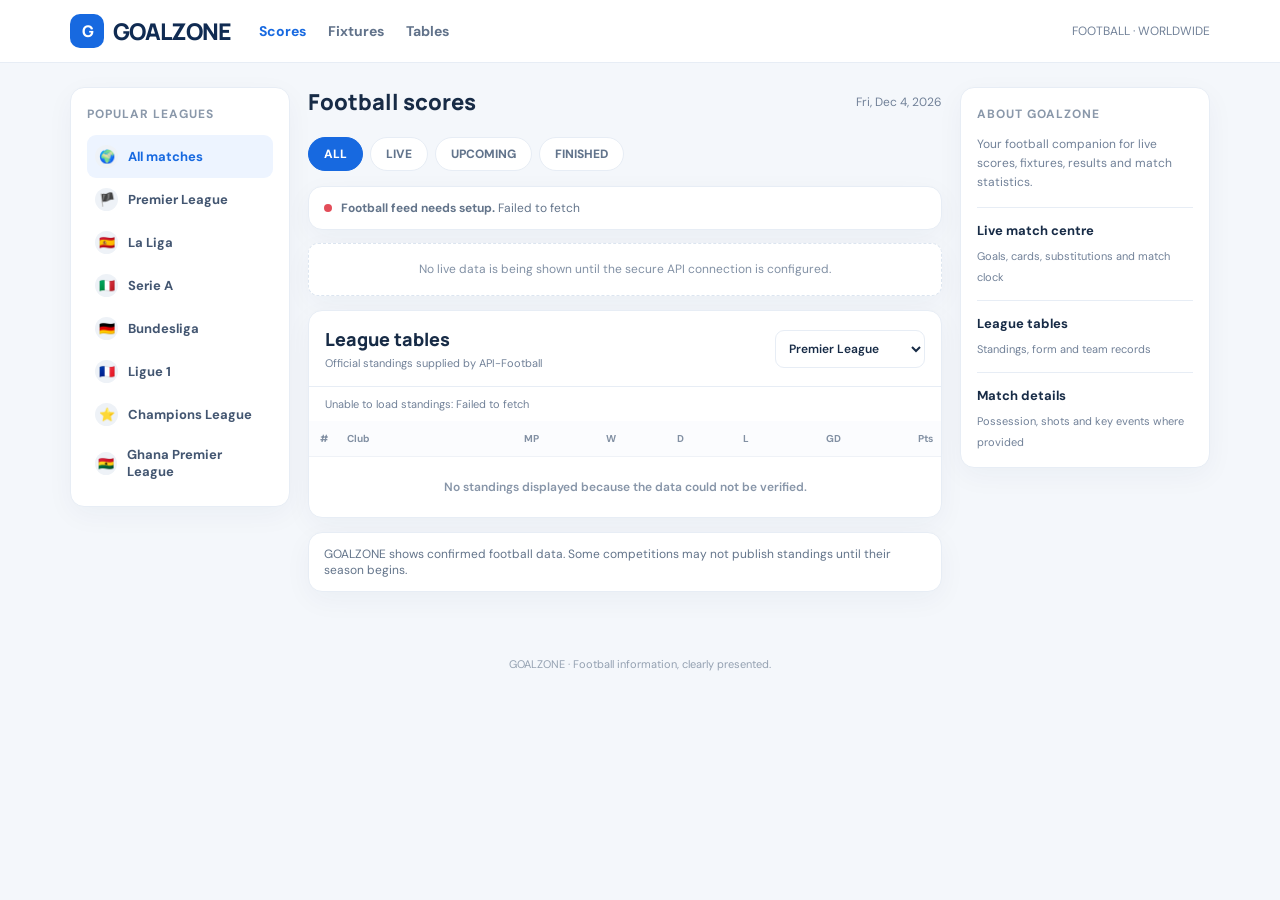
<file: goalzone/index.html>
<!doctype html>
<html lang="en">
<head>
<meta charset="utf-8"><meta name="viewport" content="width=device-width,initial-scale=1">
<meta name="theme-color" content="#ffffff">
<meta name="description" content="GOALZONE — football scores, fixtures, match events and league tables.">
<title>GOALZONE — Live Football Scores</title>
<link rel="preconnect" href="https://fonts.googleapis.com"><link rel="preconnect" href="https://fonts.gstatic.com" crossorigin>
<link href="https://fonts.googleapis.com/css2?family=DM+Sans:wght@400;500;600;700;800&family=Manrope:wght@600;700;800&display=swap" rel="stylesheet">
<style>
:root{--blue:#1769e0;--navy:#102b52;--ink:#172b46;--muted:#718198;--line:#e7edf5;--bg:#f4f7fb;--white:#fff;--green:#16a36a;--red:#e34d59;--shadow:0 8px 28px #16365d0b}
*{box-sizing:border-box}body{margin:0;background:var(--bg);color:var(--ink);font-family:'DM Sans',sans-serif}button,a{font:inherit}button{cursor:pointer}.top{background:#fff;border-bottom:1px solid var(--line);position:sticky;top:0;z-index:5}.topin{max-width:1180px;margin:auto;padding:14px 20px;display:flex;align-items:center;gap:28px}.logo{display:flex;align-items:center;gap:9px;text-decoration:none;color:var(--navy);font:800 23px Manrope,sans-serif;letter-spacing:-1px}.mark{background:var(--blue);color:white;width:34px;height:34px;border-radius:10px;display:grid;place-items:center;font-size:16px}.nav{display:flex;gap:22px;flex:1}.nav a{color:#61728a;text-decoration:none;font-size:14px;font-weight:700}.nav a.active,.nav a:hover{color:var(--blue)}.topright{font-size:12px;color:var(--muted)}.wrap{max-width:1180px;margin:24px auto;padding:0 20px;display:grid;grid-template-columns:220px minmax(0,1fr) 250px;gap:18px}.panel{background:white;border:1px solid var(--line);border-radius:14px;box-shadow:var(--shadow)}.side{padding:16px;height:max-content}.side h3,.right h3{font-size:12px;color:#8a98aa;letter-spacing:1px;margin:2px 0 13px}.competition{display:flex;align-items:center;gap:10px;padding:10px 8px;border-radius:9px;color:#435671;font-size:13px;font-weight:700;text-decoration:none}.competition:hover,.competition.selected{background:#edf4ff;color:var(--blue)}.flag{width:23px;height:23px;border-radius:50%;background:#eef2f7;display:grid;place-items:center;font-size:13px}.main{min-width:0}.headline{display:flex;align-items:center;justify-content:space-between;margin:0 0 15px}.headline h1{font:800 22px Manrope;margin:0}.date{color:var(--muted);font-size:12px}.tabs{display:flex;gap:7px;overflow:auto;padding:5px 0 15px}.tab{border:1px solid var(--line);background:white;color:#62748c;border-radius:20px;padding:8px 15px;font-size:12px;font-weight:800;white-space:nowrap}.tab.active{background:var(--blue);border-color:var(--blue);color:#fff}.status{padding:13px 15px;display:flex;align-items:center;gap:9px;color:#63748a;font-size:12px;margin-bottom:13px}.dot{width:8px;height:8px;border-radius:50%;background:#f2aa35}.matchgroup{margin-bottom:13px;overflow:hidden}.grouphead{padding:12px 15px;background:#fbfcfe;border-bottom:1px solid var(--line);font-size:12px;font-weight:800;color:#536781;display:flex;justify-content:space-between}.match{display:grid;grid-template-columns:55px minmax(0,1fr) 48px;gap:12px;align-items:center;padding:14px 15px;border-bottom:1px solid #eff2f7}.match:last-child{border:0}.time{text-align:center;font-size:11px;color:#7f8da1}.teams{display:grid;gap:8px}.team{display:flex;align-items:center;gap:9px;font-size:13px;font-weight:700}.crest{width:20px;height:20px;border-radius:50%;background:#edf2f8;display:grid;place-items:center;font-size:11px}.score{text-align:right;font:800 14px Manrope;line-height:1.8}.muted{color:#9aa6b5}.right{padding:16px;height:max-content}.empty{padding:16px;border:1px dashed #dce5f0;border-radius:10px;text-align:center;color:#8291a5;font-size:12px;line-height:1.6}.right p{font-size:12px;color:var(--muted);line-height:1.6}.feature{border-top:1px solid var(--line);padding-top:14px;margin-top:14px}.feature b{display:block;font-size:13px;margin-bottom:5px}.feature span{font-size:11px;color:var(--muted)}footer{text-align:center;color:#94a1b1;font-size:11px;padding:28px}
@media(max-width:900px){.wrap{grid-template-columns:190px minmax(0,1fr)}.right{display:none}}@media(max-width:620px){.topin{padding:11px 14px;gap:14px}.nav{gap:14px}.nav a{font-size:12px}.topright{display:none}.wrap{display:block;margin:16px auto;padding:0 12px}.side{display:none}.headline h1{font-size:19px}.match{padding:13px 10px;grid-template-columns:45px minmax(0,1fr) 38px;gap:8px}.team{font-size:12px}.status{font-size:11px}.right{display:block;margin-top:14px}}

.match[data-fixture-id]{cursor:pointer}.match[data-fixture-id]:hover{background:#f7faff}
.detail-backdrop{position:fixed;inset:0;background:#102b5277;z-index:20;display:none;align-items:center;justify-content:center;padding:16px}.detail-backdrop.open{display:flex}.detail-modal{width:min(720px,100%);max-height:88vh;overflow:auto;background:#fff;border-radius:16px}.detail-head{position:sticky;top:0;background:#fff;border-bottom:1px solid var(--line);padding:16px;display:flex;justify-content:space-between;align-items:center}.detail-head h2{font:800 17px Manrope;margin:0}.detail-close{border:0;border-radius:50%;width:34px;height:34px;font-size:20px}.detail-content{padding:16px}.detail-score{display:flex;justify-content:space-around;align-items:center;text-align:center;padding:12px 0 20px}.detail-team{flex:1;font-weight:800;font-size:14px}.detail-team img{display:block;width:38px;height:38px;object-fit:contain;margin:0 auto 7px}.detail-goals{font:800 26px Manrope}.detail-section{border-top:1px solid var(--line);padding:14px 0}.detail-section h3{font:800 12px Manrope;color:#536781;margin:0 0 10px;text-transform:uppercase}.detail-row{display:flex;justify-content:space-between;gap:12px;padding:7px 0;font-size:12px;color:#52647d}.detail-empty{color:#8795a8;font-size:12px;padding:8px 0}.statline{display:grid;grid-template-columns:1fr 2fr 1fr;gap:10px;align-items:center;padding:7px 0;font-size:12px}.statbar{height:6px;background:#edf2f8;border-radius:8px;overflow:hidden;display:flex}.statbar span:first-child{background:var(--blue)}.statbar span:last-child{background:#9eb4d2}

.table-panel{margin:14px 0;overflow:hidden}.table-heading{padding:16px;display:flex;justify-content:space-between;align-items:center;gap:12px;border-bottom:1px solid var(--line)}.table-heading h2{font:800 18px Manrope;margin:0}.table-heading p{font-size:11px;color:var(--muted);margin:5px 0 0}.table-heading select{max-width:52%;border:1px solid var(--line);border-radius:9px;padding:9px;background:#fff;color:var(--ink);font:600 12px 'DM Sans',sans-serif}.table-scroll{overflow-x:auto}.standings{width:100%;border-collapse:collapse;font-size:12px;white-space:nowrap}.standings th{background:#fbfcfe;color:#8290a3;font-size:10px;padding:11px 8px;text-align:right}.standings th:nth-child(1),.standings td:nth-child(1){text-align:center;width:30px}.standings th:nth-child(2),.standings td:nth-child(2){text-align:left}.standings td{padding:11px 8px;border-top:1px solid #eff2f7;text-align:right;font-weight:600}.club-cell{display:flex;align-items:center;gap:8px;min-width:130px}.club-cell img{width:20px;height:20px;object-fit:contain}.table-status{padding:10px 16px;color:var(--muted);font-size:11px}.table-empty{text-align:center!important;color:#8795a8;padding:22px!important}.standings tr:hover td{background:#f8faff}
</style>
</head>
<body>
<header class="top"><div class="topin"><a class="logo" href="#"><span class="mark">G</span>GOALZONE</a><nav class="nav"><a class="active" href="#scores">Scores</a><a href="#fixtures">Fixtures</a><a href="#tables">Tables</a></nav><span class="topright">FOOTBALL · WORLDWIDE</span></div></header>
<div class="wrap" id="scores">
<aside class="panel side" id="leagues"><h3>POPULAR LEAGUES</h3>
<a class="competition selected" href="#scores"><span class="flag">🌍</span>All matches</a>
<a class="competition" href="#scores"><span class="flag">🏴</span>Premier League</a>
<a class="competition" href="#scores"><span class="flag">🇪🇸</span>La Liga</a>
<a class="competition" href="#scores"><span class="flag">🇮🇹</span>Serie A</a>
<a class="competition" href="#scores"><span class="flag">🇩🇪</span>Bundesliga</a>
<a class="competition" href="#scores"><span class="flag">🇫🇷</span>Ligue 1</a>
<a class="competition" href="#scores"><span class="flag">⭐</span>Champions League</a>
<a class="competition" href="#scores"><span class="flag">🇬🇭</span>Ghana Premier League</a>
</aside>
<main class="main"><div class="headline"><h1>Football scores</h1><span class="date" id="today"></span></div>
<div class="tabs"><button class="tab active">ALL</button><button class="tab">LIVE</button><button class="tab">UPCOMING</button><button class="tab">FINISHED</button></div>
<div class="panel status" id="feedStatus"><span class="dot"></span><span><b>Connecting to football data…</b> Please wait.</span></div>
<section id="fixtureList"><div class="panel matchgroup"><div class="grouphead">⚽ MATCH CENTRE</div><div class="match"><div class="time">—</div><div class="teams"><div class="team">Loading verified fixtures…</div></div><div class="score muted">—</div></div></div></section>

<section id="tables" class="panel table-panel">
 <div class="table-heading"><div><h2>League tables</h2><p>Official standings supplied by API-Football</p></div><select id="leagueSelect" aria-label="Choose league"><option value="39">Premier League</option><option value="140">La Liga</option><option value="135">Serie A</option><option value="78">Bundesliga</option><option value="61">Ligue 1</option><option value="2">Champions League</option></select></div>
 <div id="tableStatus" class="table-status">Choose a competition to load its standings.</div>
 <div class="table-scroll"><table class="standings"><thead><tr><th>#</th><th>Club</th><th>MP</th><th>W</th><th>D</th><th>L</th><th>GD</th><th>Pts</th></tr></thead><tbody id="tableBody"><tr><td colspan="8" class="table-empty">Loading league standings…</td></tr></tbody></table></div>
</section>
<div class="panel status">GOALZONE shows confirmed football data. Some competitions may not publish standings until their season begins.</div>
</main>
<aside class="panel right"><h3>ABOUT GOALZONE</h3><p>Your football companion for live scores, fixtures, results and match statistics.</p><div class="feature"><b>Live match centre</b><span>Goals, cards, substitutions and match clock</span></div><div class="feature"><b>League tables</b><span>Standings, form and team records</span></div><div class="feature"><b>Match details</b><span>Possession, shots and key events where provided</span></div></aside>
</div>
<div class="detail-backdrop" id="detailBackdrop" role="dialog" aria-modal="true"><div class="detail-modal"><div class="detail-head"><h2 id="detailTitle">Match centre</h2><button class="detail-close" id="detailClose" aria-label="Close">×</button></div><div class="detail-content" id="detailContent">Loading…</div></div></div><footer>GOALZONE · Football information, clearly presented.</footer>
<script>
const API_URL='https://qusfqdtnfxbbubcekroc.supabase.co/functions/v1/goalzone-football';
const today=new Date().toLocaleDateString('en-CA');
document.getElementById('today').textContent=new Intl.DateTimeFormat(undefined,{weekday:'short',day:'numeric',month:'short',year:'numeric'}).format(new Date());
let activeFilter='ALL', allFixtures=[];
const statusBox=document.getElementById('feedStatus'), list=document.getElementById('fixtureList');
function safe(s){return String(s??'').replace(/[&<>"']/g,c=>({'&':'&amp;','<':'&lt;','>':'&gt;','"':'&quot;',"'":'&#39;'}[c]));}
function isLive(x){return ['1H','HT','2H','ET','P','LIVE','INT'].includes(x.fixture?.status?.short);}
function isFinished(x){return ['FT','AET','PEN'].includes(x.fixture?.status?.short);}
function isUpcoming(x){return ['NS','TBD'].includes(x.fixture?.status?.short);}
function render(){
 const rows=allFixtures.filter(x=>activeFilter==='ALL'||(activeFilter==='LIVE'&&isLive(x))||(activeFilter==='FINISHED'&&isFinished(x))||(activeFilter==='UPCOMING'&&isUpcoming(x)));
 if(!rows.length){list.innerHTML='<div class="panel empty">No matches found for this filter today.</div>';return;}
 const groups=new Map();
 rows.forEach(x=>{const name=x.league?.name||'Football';if(!groups.has(name))groups.set(name,[]);groups.get(name).push(x)});
 list.innerHTML=[...groups.entries()].map(([league,matches])=>'<section class="panel matchgroup"><div class="grouphead"><span>'+safe(league)+'</span><span>'+matches.length+' MATCH'+(matches.length===1?'':'ES')+'</span></div>'+matches.map(x=>{
 const status=x.fixture?.status?.short||'—', elapsed=x.fixture?.status?.elapsed, live=isLive(x), finished=isFinished(x);
 const time=live?(elapsed!=null?elapsed+"'":status):finished?'FT':new Date(x.fixture.date).toLocaleTimeString([], {hour:'2-digit',minute:'2-digit'});
 const home=x.teams?.home||{},away=x.teams?.away||{},goals=x.goals||{};
 return '<div class="match" role="button" tabindex="0" data-fixture-id="'+safe(x.fixture?.id)+'"><div class="time">'+safe(time)+'</div><div class="teams"><div class="team"><span class="crest">'+(home.logo?'<img alt="" src="'+safe(home.logo)+'" style="width:20px;height:20px;object-fit:contain">':'⚽')+'</span>'+safe(home.name)+'</div><div class="team"><span class="crest">'+(away.logo?'<img alt="" src="'+safe(away.logo)+'" style="width:20px;height:20px;object-fit:contain">':'⚽')+'</span>'+safe(away.name)+'</div></div><div class="score">'+(goals.home??'—')+'<br>'+(goals.away??'—')+'</div></div>';
 }).join('')+'</section>').join('');
}
async function load(){
 statusBox.innerHTML='<span class="dot"></span><span><b>Loading verified football data…</b></span>';
 try{
  const r=await fetch(API_URL+'?endpoint=fixtures&date='+encodeURIComponent(today));
  const data=await r.json();
  if(!r.ok||data.errors&&Object.keys(data.errors).length)throw new Error(data.error||JSON.stringify(data.errors));
  allFixtures=Array.isArray(data.response)?data.response:[];
  const count=allFixtures.length;
  statusBox.innerHTML='<span class="dot" style="background:#16a36a"></span><span><b>Football data connected.</b> '+count+' match'+(count===1?'':'es')+' returned for today. Scores are from API-Football.</span>';
  render();
 }catch(e){
  statusBox.innerHTML='<span class="dot" style="background:#e34d59"></span><span><b>Football feed needs setup.</b> '+safe(e.message||'Please check the API key and try again.')+'</span>';
  list.innerHTML='<div class="panel empty">No live data is being shown until the secure API connection is configured.</div>';
 }
}

const backdrop=document.getElementById('detailBackdrop'),detailContent=document.getElementById('detailContent'),detailTitle=document.getElementById('detailTitle');
function closeDetails(){backdrop.classList.remove('open');}
document.getElementById('detailClose').addEventListener('click',closeDetails);
backdrop.addEventListener('click',e=>{if(e.target===backdrop)closeDetails();});
document.addEventListener('keydown',e=>{if(e.key==='Escape')closeDetails();});
async function detailApi(endpoint,id){const r=await fetch(API_URL+'?endpoint='+endpoint+'&fixture='+encodeURIComponent(id));const d=await r.json();if(!r.ok||d.errors&&Object.keys(d.errors).length)throw new Error('Unavailable');return Array.isArray(d.response)?d.response:[];}
function section(title,body){return '<section class="detail-section"><h3>'+safe(title)+'</h3>'+body+'</section>';}
async function openDetails(id){
 const m=allFixtures.find(x=>String(x.fixture?.id)===String(id));if(!m)return;
 const h=m.teams?.home||{},a=m.teams?.away||{},g=m.goals||{};
 detailTitle.textContent=(h.name||'Home')+' vs '+(a.name||'Away');backdrop.classList.add('open');
 const score='<div class="detail-score"><div class="detail-team">'+(h.logo?'<img src="'+safe(h.logo)+'" alt="">':'')+safe(h.name)+'</div><div class="detail-goals">'+(g.home??'—')+' : '+(g.away??'—')+'<div class="detail-empty">'+safe(m.fixture?.status?.long||'')+'</div></div><div class="detail-team">'+(a.logo?'<img src="'+safe(a.logo)+'" alt="">':'')+safe(a.name)+'</div></div>';
 detailContent.innerHTML=score+'<div class="detail-empty">Loading match events, statistics and lineups…</div>';
 const rs=await Promise.allSettled([detailApi('fixtures/events',id),detailApi('fixtures/statistics',id),detailApi('fixtures/lineups',id)]);
 let html=score;
 if(rs[0].status==='fulfilled'){const ev=rs[0].value;html+=section('Match events',ev.length?ev.map(e=>'<div class="detail-row"><b>'+safe(e.time?.elapsed??'')+'\'</b><span>'+safe(e.team?.name||'')+' · '+safe(e.player?.name||'')+' · '+safe(e.detail||e.type||'')+'</span></div>').join(''):'<div class="detail-empty">No events available yet.</div>');}else html+=section('Match events','<div class="detail-empty">Events unavailable.</div>');
 if(rs[1].status==='fulfilled'){const s=rs[1].value;if(s.length){const l=s[0].statistics||[],r=s[1]?.statistics||[];const keys=[...new Set([...l.map(x=>x.type),...r.map(x=>x.type)])];html+=section('Match statistics',keys.map(k=>'<div class="detail-row"><span>'+safe(k)+'</span><b>'+safe(l.find(x=>x.type===k)?.value??'—')+' – '+safe(r.find(x=>x.type===k)?.value??'—')+'</b></div>').join(''));}else html+=section('Match statistics','<div class="detail-empty">Statistics not available yet.</div>');}else html+=section('Match statistics','<div class="detail-empty">Statistics unavailable.</div>');
 if(rs[2].status==='fulfilled'){const ls=rs[2].value;html+=section('Lineups',ls.length?ls.map(t=>'<div class="detail-row"><b>'+safe(t.team?.name||'Team')+'</b><span>'+safe(t.formation||'')+'</span></div><div class="detail-row"><span>'+safe((t.startXI||[]).map(p=>p.player?.name).filter(Boolean).join(', ')||'Starting lineup unavailable')+'</span></div>').join(''):'<div class="detail-empty">Lineups not available yet.</div>');}else html+=section('Lineups','<div class="detail-empty">Lineups unavailable.</div>');
 detailContent.innerHTML=html;
}
list.addEventListener('click',e=>{const row=e.target.closest('[data-fixture-id]');if(row)openDetails(row.dataset.fixtureId);});
list.addEventListener('keydown',e=>{const row=e.target.closest('[data-fixture-id]');if(row&&(e.key==='Enter'||e.key===' ')){e.preventDefault();openDetails(row.dataset.fixtureId);}});

document.querySelectorAll('.tab').forEach(b=>b.addEventListener('click',()=>{document.querySelectorAll('.tab').forEach(x=>x.classList.remove('active'));b.classList.add('active');activeFilter=b.textContent.trim();render();}));

const leagueSelect=document.getElementById('leagueSelect'),tableBody=document.getElementById('tableBody'),tableStatus=document.getElementById('tableStatus');
async function loadStandings(){
 const league=leagueSelect.value;
 tableStatus.textContent='Checking seasons available on the API-Football free plan…';
 tableBody.innerHTML='<tr><td colspan="8" class="table-empty">Loading…</td></tr>';
 try{
  if(league==='2'){
   const currentResponse=await fetch(API_URL+'?endpoint=ucl-standings');
   const currentRows=await currentResponse.json();
   if(!currentResponse.ok||!Array.isArray(currentRows))throw new Error(currentRows.error||'The 2026/27 Champions League feed is not ready.');
   if(!currentRows.length)throw new Error('No 2026/27 Champions League standings have been returned yet.');
   tableStatus.textContent='UEFA Champions League · 2026-27 season · Current standings · '+currentRows.length+' clubs';
   tableBody.innerHTML=currentRows.map(t=>'<tr><td>'+safe(t.league_rank??'—')+'</td><td><div class="club-cell"><span>'+safe(t.team?.name||'Unknown club')+'</span></div></td><td>'+safe(t.games_played??'—')+'</td><td>'+safe(t.wins??'—')+'</td><td>'+safe(t.draws??'—')+'</td><td>'+safe(t.losses??'—')+'</td><td>'+safe(t.goal_difference??'—')+'</td><td><b>'+safe(t.points??'—')+'</b></td></tr>').join('');
   return;
  }
  let d=null,seasonUsed=null,lastError='';
  for(const season of [2024,2023,2022]){
   const r=await fetch(API_URL+'?endpoint=standings&league='+encodeURIComponent(league)+'&season='+season);
   const candidate=await r.json();
   if(!r.ok||candidate.errors&&Object.keys(candidate.errors).length){
    lastError=JSON.stringify(candidate.errors||candidate.message||candidate);
    continue;
   }
   const candidateRows=(candidate.response?.[0]?.league?.standings||[]).flat();
   if(candidateRows.length){d=candidate;seasonUsed=season;break;}
  }
  if(!d)throw new Error(lastError||'No standings were returned for seasons 2022–2024.');
  const rows=(d.response?.[0]?.league?.standings||[]).flat();
  const leagueName=d.response?.[0]?.league?.name||leagueSelect.options[leagueSelect.selectedIndex].text;
  tableStatus.textContent=leagueName+' · '+seasonUsed+' season · Historical standings (latest available on free plan) · '+rows.length+' clubs';
  tableBody.innerHTML=rows.map(t=>'<tr><td>'+safe(t.rank)+'</td><td><div class="club-cell">'+(t.team?.logo?'<img src="'+safe(t.team.logo)+'" alt="">':'')+'<span>'+safe(t.team?.name||'Unknown club')+'</span></div></td><td>'+safe(t.all?.played??'—')+'</td><td>'+safe(t.all?.win??'—')+'</td><td>'+safe(t.all?.draw??'—')+'</td><td>'+safe(t.all?.lose??'—')+'</td><td>'+safe(t.goalsDiff??'—')+'</td><td><b>'+safe(t.points??'—')+'</b></td></tr>').join('');
 }catch(e){tableStatus.textContent='Unable to load standings: '+(e.message||'Please try again.');tableBody.innerHTML='<tr><td colspan="8" class="table-empty">No standings displayed because the data could not be verified.</td></tr>';}
}
leagueSelect.addEventListener('change',loadStandings);

load();
loadStandings();
</script>
</body></html>
</file>
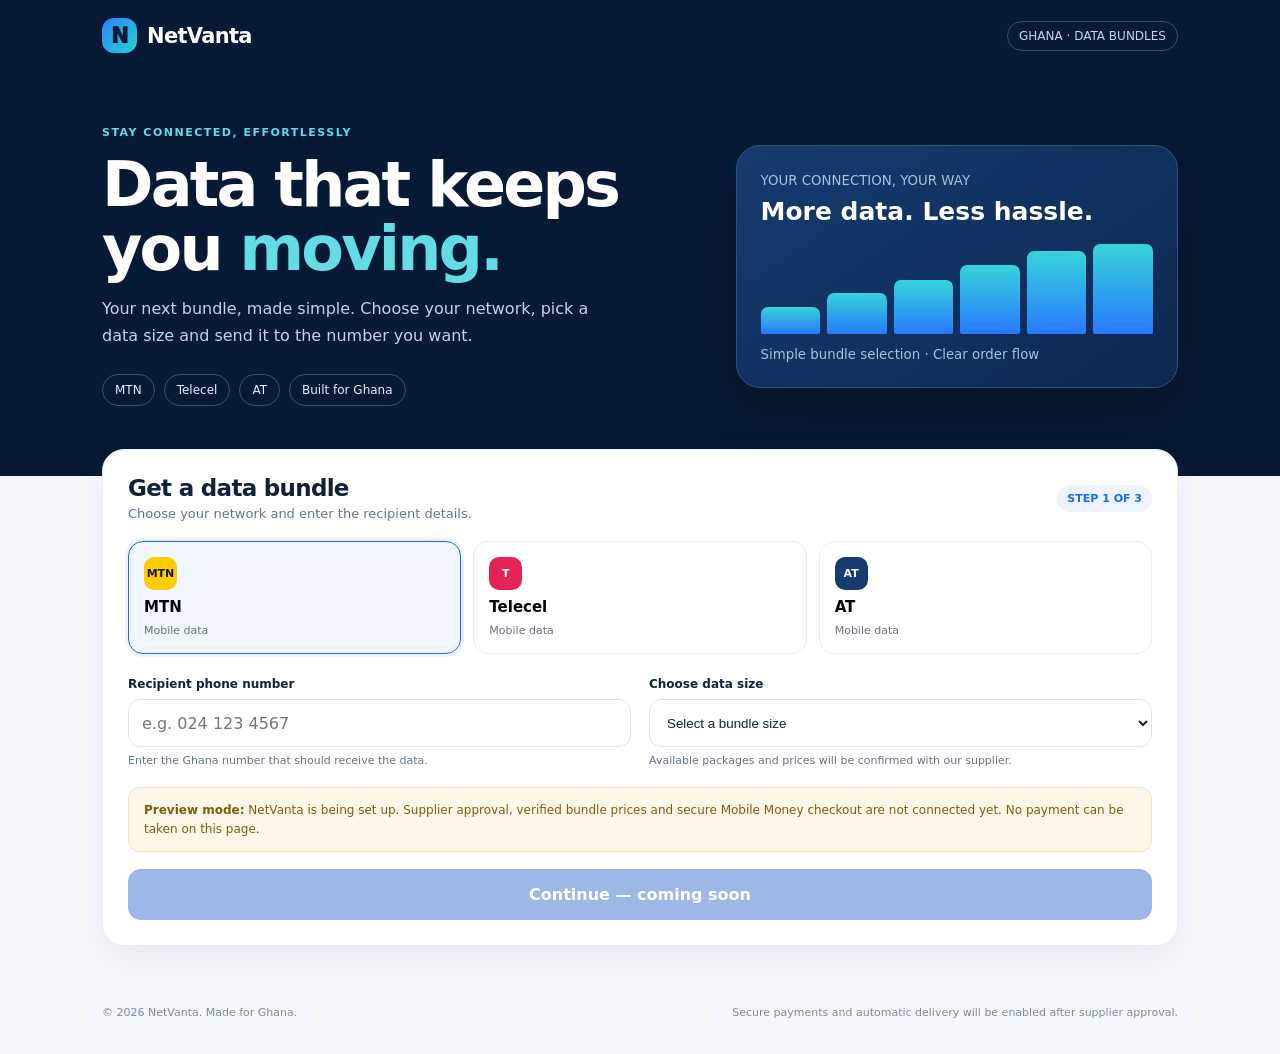
<file: netvanta/index.html>
<!doctype html>
<html lang="en">
<head>
<meta charset="utf-8"><meta name="viewport" content="width=device-width,initial-scale=1">
<meta name="theme-color" content="#071a35"><meta name="description" content="NetVanta — simple, reliable data bundles in Ghana.">
<title>NetVanta | Data made easy</title>
<style>
:root{--navy:#071a35;--blue:#1769ff;--cyan:#26c6da;--ink:#10213d;--muted:#64748b;--line:#e6edf5;--bg:#f5f8fc;--white:#fff}
*{box-sizing:border-box}body{margin:0;font-family:Inter,ui-sans-serif,system-ui,-apple-system,"Segoe UI",sans-serif;color:var(--ink);background:var(--bg)}button,input{font:inherit}
.top{background:var(--navy);color:white}.nav{max-width:1120px;margin:auto;padding:18px 22px;display:flex;align-items:center;justify-content:space-between}.brand{display:flex;align-items:center;gap:10px;font-weight:850;font-size:21px;letter-spacing:-.7px}.logo{width:35px;height:35px;border-radius:12px;background:linear-gradient(135deg,#2b82ff,#20d5d0);display:grid;place-items:center;color:#061a34;font-weight:950}.navtag{font-size:12px;color:#c6d6ed;border:1px solid #355071;padding:7px 11px;border-radius:99px}
.hero{max-width:1120px;margin:auto;padding:55px 22px 70px;display:grid;grid-template-columns:1.15fr .85fr;gap:35px;align-items:center}.eyebrow{color:#65d9e4;font-weight:750;text-transform:uppercase;letter-spacing:1.5px;font-size:11px}.hero h1{font-size:clamp(38px,6vw,62px);line-height:1.03;letter-spacing:-2.8px;margin:14px 0;color:white}.hero h1 span{color:#63dce5}.hero p{color:#c4d3e7;line-height:1.7;max-width:500px;margin:0 0 25px}.pills{display:flex;gap:9px;flex-wrap:wrap}.pill{border:1px solid #365273;color:#e4efff;border-radius:99px;padding:8px 12px;font-size:12px}.heroCard{background:linear-gradient(145deg,#153b70,#0d2850);border:1px solid #31527b;border-radius:24px;padding:24px;box-shadow:0 22px 50px #0003}.heroCard small{color:#a8c1df}.heroCard strong{display:block;color:white;font-size:25px;margin:8px 0}.signal{display:flex;align-items:end;gap:7px;height:90px;margin:18px 0 10px}.signal i{display:block;flex:1;border-radius:7px 7px 2px 2px;background:linear-gradient(#36d4d9,#2879ff)}.signal i:nth-child(1){height:30%}.signal i:nth-child(2){height:45%}.signal i:nth-child(3){height:60%}.signal i:nth-child(4){height:76%}.signal i:nth-child(5){height:92%}.signal i:nth-child(6){height:100%}
main{max-width:1120px;margin:-27px auto 0;padding:0 22px 60px;position:relative}.panel{background:white;border:1px solid var(--line);border-radius:22px;padding:25px;box-shadow:0 14px 40px #0b2b5010}.sectionHead{display:flex;justify-content:space-between;align-items:center;gap:15px;margin-bottom:20px}.sectionHead h2{font-size:23px;letter-spacing:-.7px;margin:0}.sectionHead p{margin:5px 0 0;color:var(--muted);font-size:13px}.step{font-size:11px;font-weight:800;color:#1769ff;background:#edf4ff;border-radius:99px;padding:7px 10px}
.networks{display:grid;grid-template-columns:repeat(3,1fr);gap:12px}.network{border:1.5px solid var(--line);border-radius:15px;background:#fff;padding:15px;text-align:left;cursor:pointer;transition:.15s}.network:hover{transform:translateY(-2px);border-color:#9bbcf4}.network.active{border-color:#1769ff;background:#f2f7ff;box-shadow:0 0 0 3px #1769ff12}.network b{display:block;font-size:15px;margin:8px 0 3px}.network small{color:var(--muted);font-size:11px}.netlogo{height:33px;width:33px;border-radius:10px;display:grid;place-items:center;font-size:11px;font-weight:900;color:white}.mtn{background:#ffcc00;color:#171717}.telecel{background:#e52354}.at{background:#153b70}
.formgrid{display:grid;grid-template-columns:1fr 1fr;gap:18px;margin-top:23px}.field label{display:block;font-size:12px;font-weight:750;margin-bottom:8px}.field input,.field select{width:100%;height:48px;border:1px solid #dce5ef;border-radius:12px;padding:0 13px;background:white;color:var(--ink);outline:none}.field input:focus,.field select:focus{border-color:#1769ff;box-shadow:0 0 0 3px #1769ff14}.hint{font-size:11px;color:var(--muted);margin-top:7px}.bundleList{display:grid;grid-template-columns:repeat(4,1fr);gap:10px;margin-top:12px}.bundle{border:1px solid var(--line);background:white;border-radius:13px;padding:13px 10px;text-align:center;cursor:pointer}.bundle.active{border-color:#1769ff;background:#f2f7ff}.bundle b{display:block;font-size:17px}.bundle small{color:var(--muted);font-size:10px}.status{margin-top:20px;padding:13px 15px;background:#fff8e8;border:1px solid #f5e4b9;border-radius:12px;color:#805b12;font-size:12px;line-height:1.55}.submit{width:100%;height:51px;margin-top:17px;border:0;border-radius:13px;background:#1769ff;color:white;font-weight:800;cursor:pointer}.submit:disabled{background:#9db7e7;cursor:not-allowed}.foot{max-width:1120px;margin:auto;padding:0 22px 35px;color:#7b8ba1;font-size:11px;display:flex;justify-content:space-between;gap:12px;flex-wrap:wrap}.toast{display:none;margin-top:12px;padding:12px;border-radius:10px;background:#eef6ff;color:#174b91;font-size:12px}
@media(max-width:720px){.hero{grid-template-columns:1fr;padding:42px 20px 58px;gap:24px}.heroCard{max-width:440px}.hero h1{font-size:44px}.panel{padding:19px}.networks{gap:8px}.network{padding:11px}.formgrid{grid-template-columns:1fr}.bundleList{grid-template-columns:repeat(2,1fr)}main{padding:0 14px 45px}.nav{padding:15px 18px}}
</style>
</head>
<body>
<header class="top">
 <nav class="nav"><div class="brand"><div class="logo">N</div>NetVanta</div><div class="navtag">GHANA · DATA BUNDLES</div></nav>
 <section class="hero">
  <div><div class="eyebrow">Stay connected, effortlessly</div><h1>Data that keeps<br>you <span>moving.</span></h1><p>Your next bundle, made simple. Choose your network, pick a data size and send it to the number you want.</p><div class="pills"><span class="pill">MTN</span><span class="pill">Telecel</span><span class="pill">AT</span><span class="pill">Built for Ghana</span></div></div>
  <div class="heroCard"><small>YOUR CONNECTION, YOUR WAY</small><strong>More data. Less hassle.</strong><div class="signal"><i></i><i></i><i></i><i></i><i></i><i></i></div><small>Simple bundle selection · Clear order flow</small></div>
 </section>
</header>
<main>
 <section class="panel">
  <div class="sectionHead"><div><h2>Get a data bundle</h2><p>Choose your network and enter the recipient details.</p></div><span class="step">STEP 1 OF 3</span></div>
  <div class="networks" role="group" aria-label="Choose network">
   <button class="network active" data-net="MTN"><span class="netlogo mtn">MTN</span><b>MTN</b><small>Mobile data</small></button>
   <button class="network" data-net="Telecel"><span class="netlogo telecel">T</span><b>Telecel</b><small>Mobile data</small></button>
   <button class="network" data-net="AT"><span class="netlogo at">AT</span><b>AT</b><small>Mobile data</small></button>
  </div>
  <div class="formgrid">
   <div class="field"><label for="phone">Recipient phone number</label><input id="phone" type="tel" inputmode="tel" placeholder="e.g. 024 123 4567" maxlength="15"><div class="hint">Enter the Ghana number that should receive the data.</div></div>
   <div class="field"><label for="bundle">Choose data size</label><select id="bundle"><option value="">Select a bundle size</option><option>1 GB</option><option>2 GB</option><option>5 GB</option><option>10 GB</option><option>20 GB</option></select><div class="hint">Available packages and prices will be confirmed with our supplier.</div></div>
  </div>
  <div class="status"><b>Preview mode:</b> NetVanta is being set up. Supplier approval, verified bundle prices and secure Mobile Money checkout are not connected yet. No payment can be taken on this page.</div>
  <button class="submit" id="continue" disabled>Continue — coming soon</button>
  <div class="toast" id="toast" role="status"></div>
 </section>
</main>
<footer class="foot"><span>© 2026 NetVanta. Made for Ghana.</span><span>Secure payments and automatic delivery will be enabled after supplier approval.</span></footer>
<script>
let network='MTN', size='';
document.querySelectorAll('.network').forEach(btn=>btn.addEventListener('click',()=>{document.querySelectorAll('.network').forEach(x=>x.classList.remove('active'));btn.classList.add('active');network=btn.dataset.net;update()}));
document.getElementById('bundle').addEventListener('change',e=>{size=e.target.value;update()});
document.getElementById('phone').addEventListener('input',update);
function update(){const phone=document.getElementById('phone').value.replace(/\D/g,'');document.getElementById('continue').disabled=!(phone.length>=9&&size);document.getElementById('continue').textContent=phone.length>=9&&size?'Continue — preview only':'Continue — coming soon'}
document.getElementById('continue').addEventListener('click',()=>{const t=document.getElementById('toast');t.style.display='block';t.textContent='Your selection: '+network+' · '+size+'. Checkout will be enabled after Techlink GH approves our API access and we verify live bundle prices.'});
</script>
</body></html>
</file>
